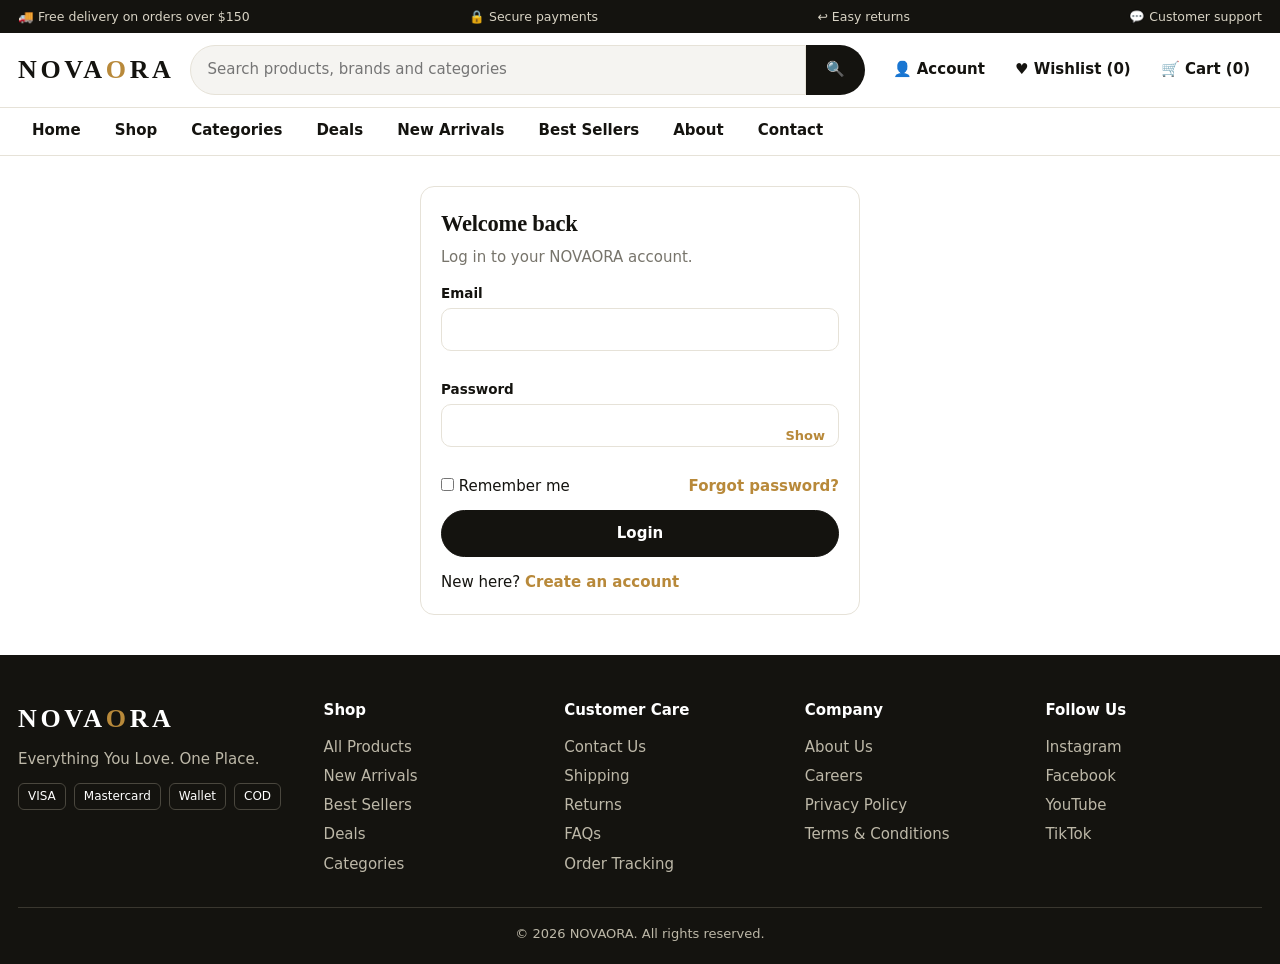
<file: account.html>
<!DOCTYPE html><html lang="en"><head><meta charset="utf-8"><meta name="viewport" content="width=device-width,initial-scale=1"><title>My Account | NOVAORA</title><meta name="description" content="NOVAORA - Everything You Love. One Place."><link rel="stylesheet" href="style.css"></head><body data-page="account"><a class="skip" href="#app">Skip to content</a><div id="hdr"></div><main id="app"></main><div id="ftr"></div><div id="toasts" aria-live="polite"></div><script src="script.js"></script></body></html>
</file>
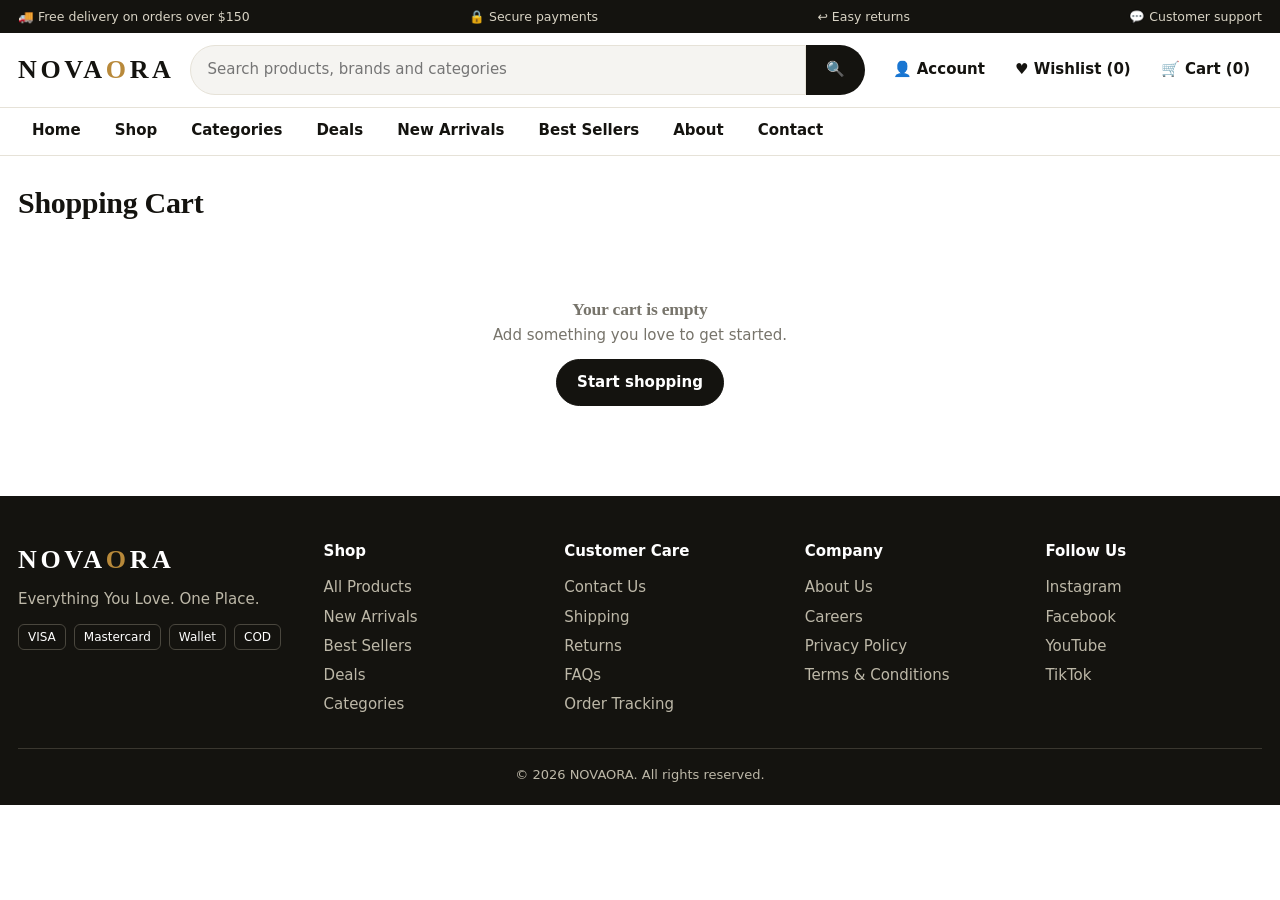
<file: cart.html>
<!DOCTYPE html><html lang="en"><head><meta charset="utf-8"><meta name="viewport" content="width=device-width,initial-scale=1"><title>Cart | NOVAORA</title><meta name="description" content="NOVAORA - Everything You Love. One Place."><link rel="stylesheet" href="style.css"></head><body data-page="cart"><a class="skip" href="#app">Skip to content</a><div id="hdr"></div><main id="app"></main><div id="ftr"></div><div id="toasts" aria-live="polite"></div><script src="script.js"></script></body></html>
</file>
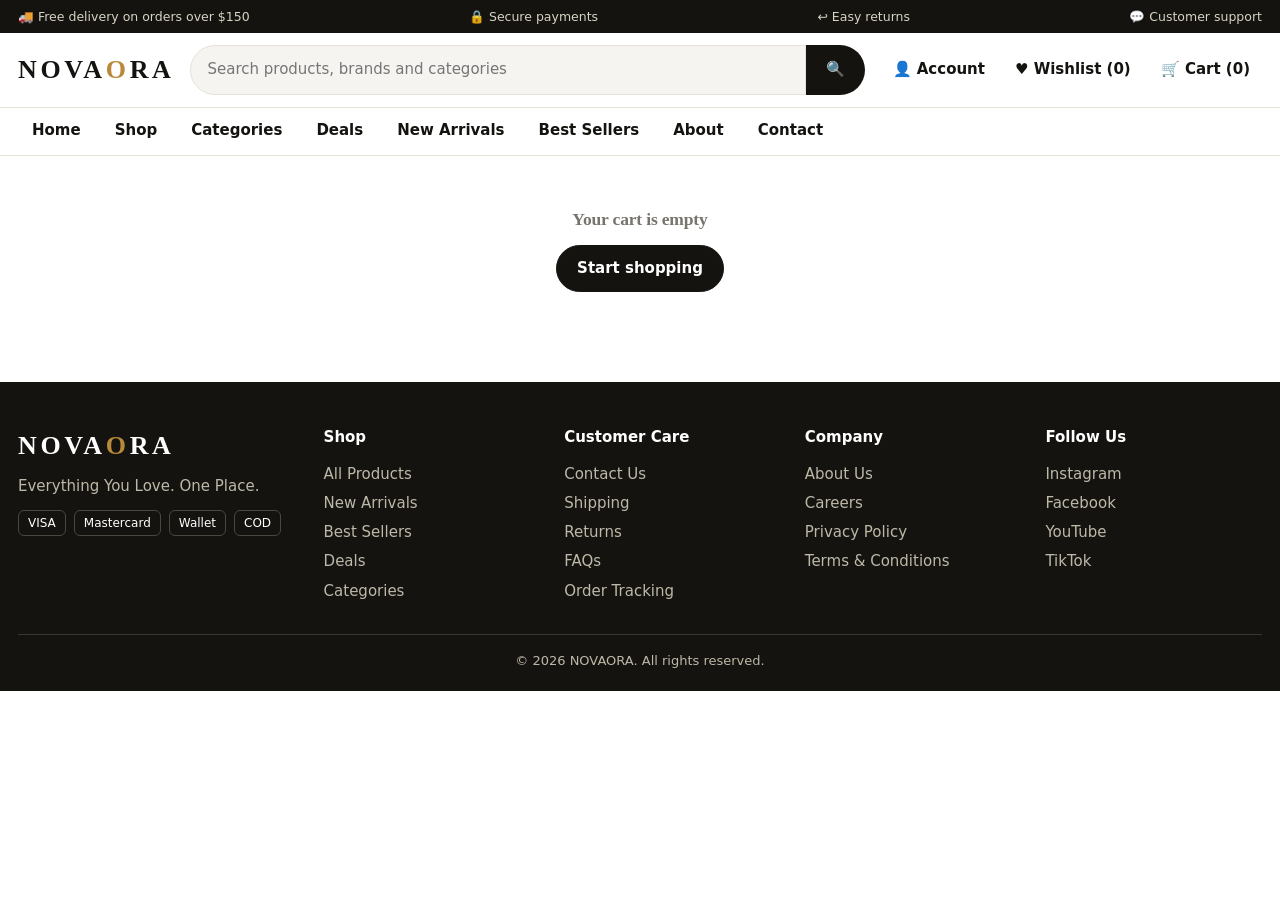
<file: checkout.html>
<!DOCTYPE html><html lang="en"><head><meta charset="utf-8"><meta name="viewport" content="width=device-width,initial-scale=1"><title>Checkout | NOVAORA</title><meta name="description" content="NOVAORA - Everything You Love. One Place."><link rel="stylesheet" href="style.css"></head><body data-page="checkout"><a class="skip" href="#app">Skip to content</a><div id="hdr"></div><main id="app"></main><div id="ftr"></div><div id="toasts" aria-live="polite"></div><script src="script.js"></script></body></html>
</file>
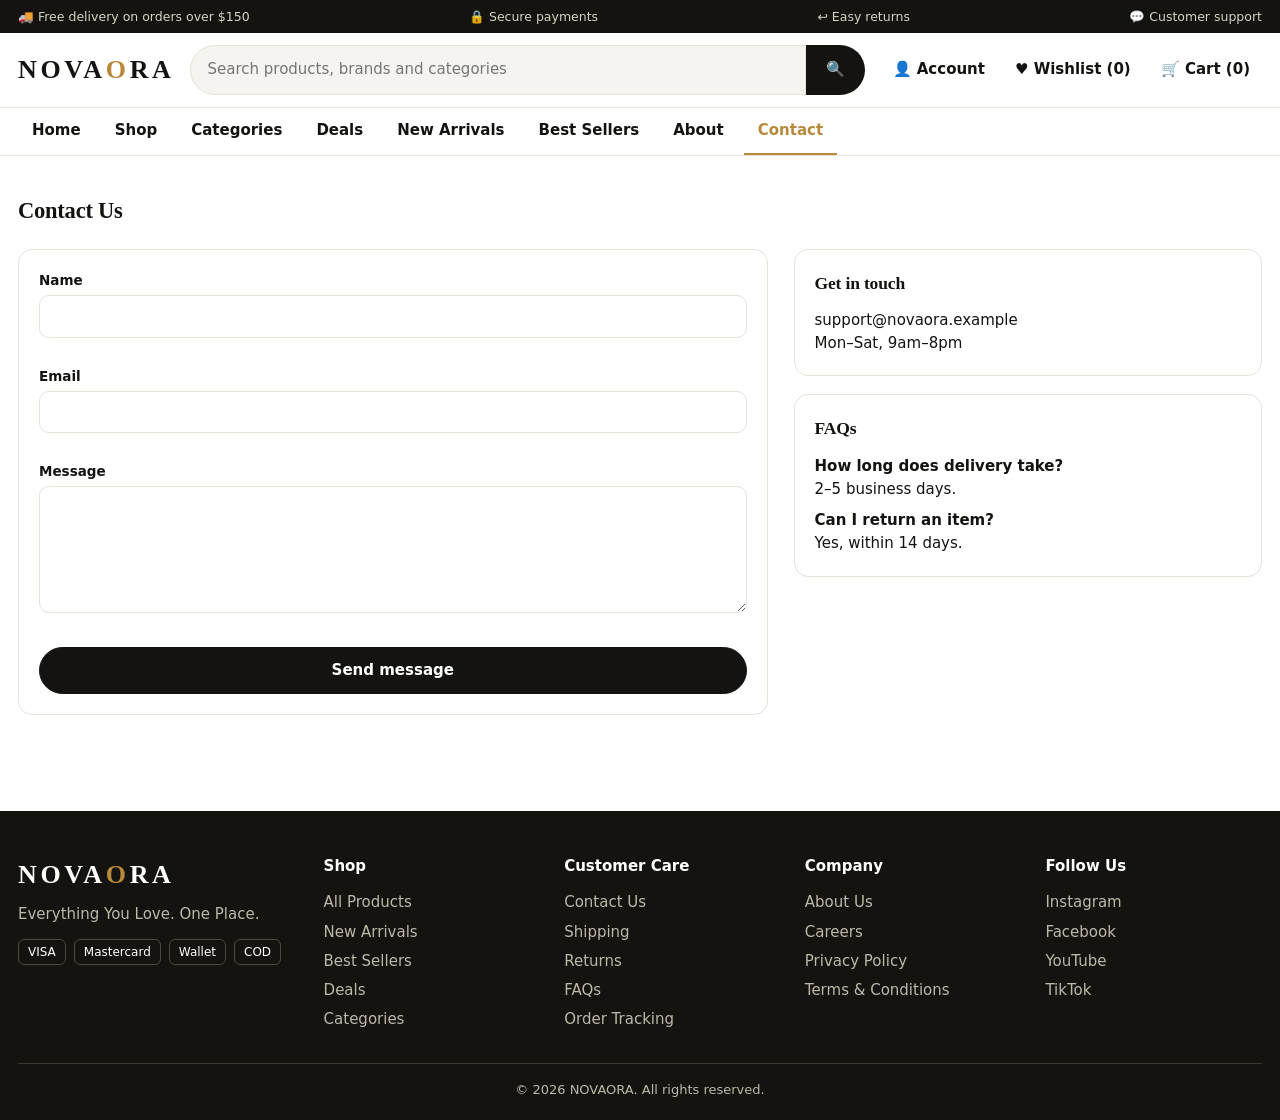
<file: contact.html>
<!DOCTYPE html><html lang="en"><head><meta charset="utf-8"><meta name="viewport" content="width=device-width,initial-scale=1"><title>Contact Us | NOVAORA</title><meta name="description" content="NOVAORA - Everything You Love. One Place."><link rel="stylesheet" href="style.css"></head><body data-page="contact"><a class="skip" href="#app">Skip to content</a><div id="hdr"></div><main id="app"></main><div id="ftr"></div><div id="toasts" aria-live="polite"></div><script src="script.js"></script></body></html>
</file>
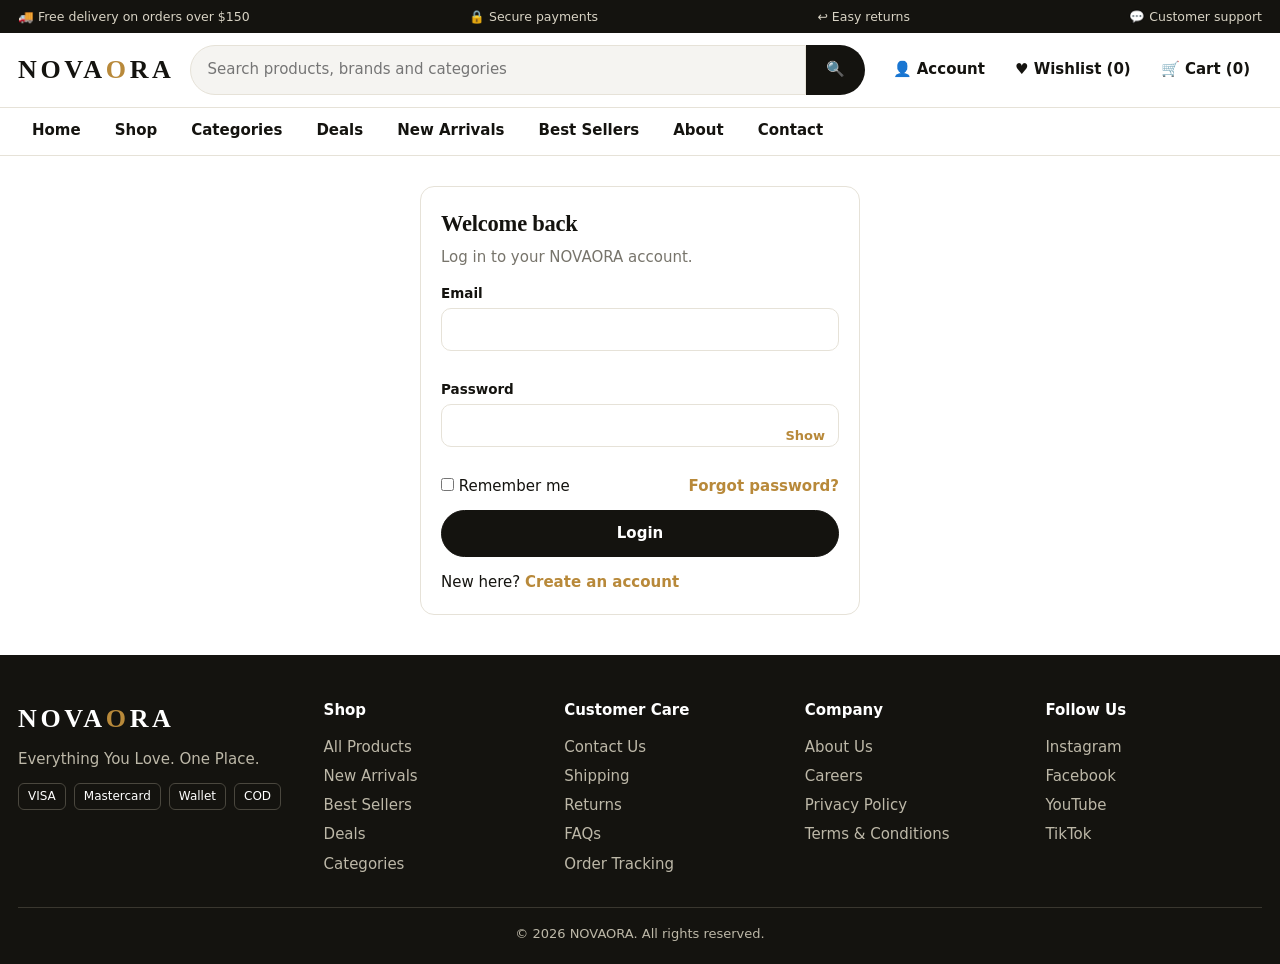
<file: login.html>
<!DOCTYPE html><html lang="en"><head><meta charset="utf-8"><meta name="viewport" content="width=device-width,initial-scale=1"><title>Login | NOVAORA</title><meta name="description" content="NOVAORA - Everything You Love. One Place."><link rel="stylesheet" href="style.css"></head><body data-page="login"><a class="skip" href="#app">Skip to content</a><div id="hdr"></div><main id="app"></main><div id="ftr"></div><div id="toasts" aria-live="polite"></div><script src="script.js"></script></body></html>
</file>
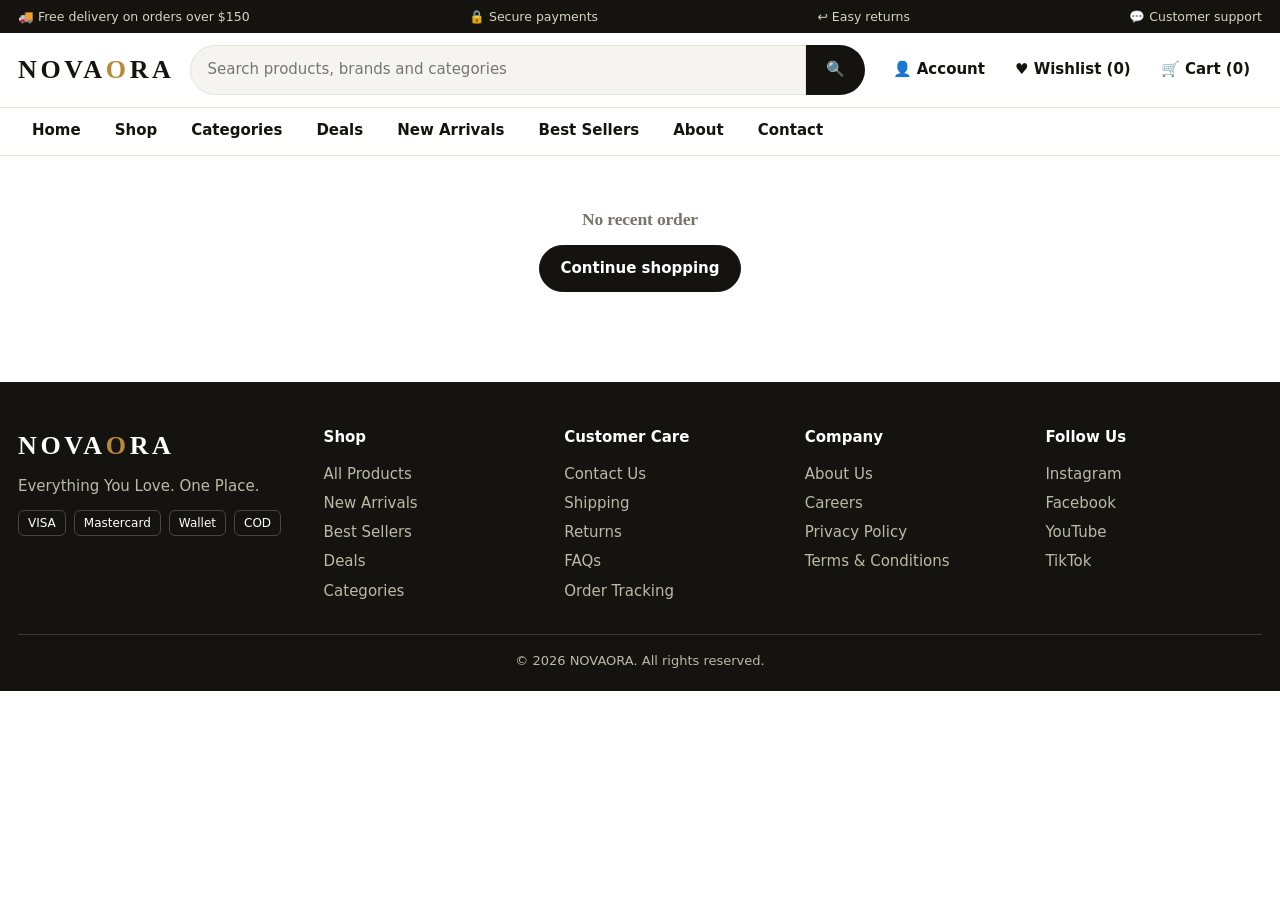
<file: order-success.html>
<!DOCTYPE html><html lang="en"><head><meta charset="utf-8"><meta name="viewport" content="width=device-width,initial-scale=1"><title>Order Confirmed | NOVAORA</title><meta name="description" content="NOVAORA - Everything You Love. One Place."><link rel="stylesheet" href="style.css"></head><body data-page="order-success"><a class="skip" href="#app">Skip to content</a><div id="hdr"></div><main id="app"></main><div id="ftr"></div><div id="toasts" aria-live="polite"></div><script src="script.js"></script></body></html>
</file>
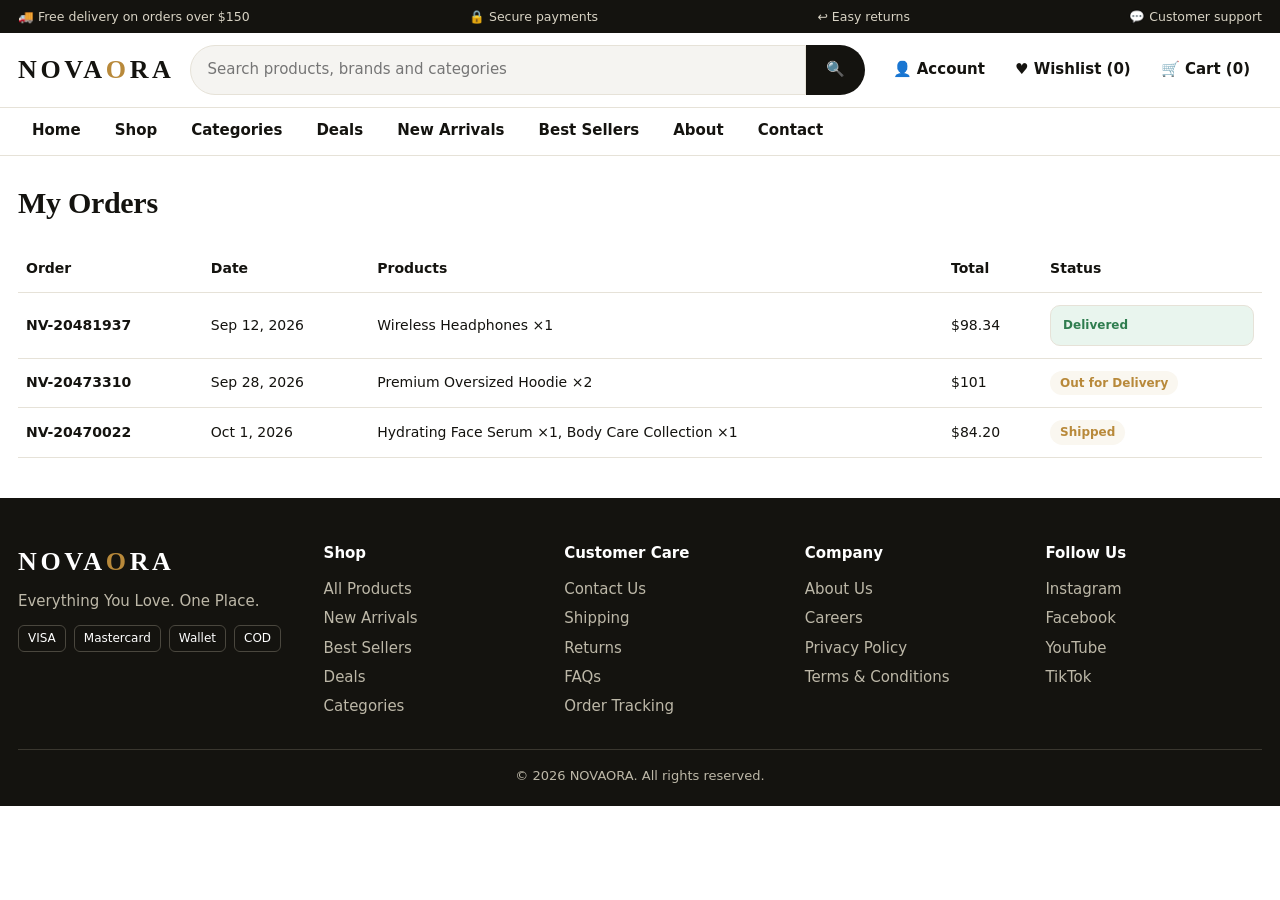
<file: orders.html>
<!DOCTYPE html><html lang="en"><head><meta charset="utf-8"><meta name="viewport" content="width=device-width,initial-scale=1"><title>My Orders | NOVAORA</title><meta name="description" content="NOVAORA - Everything You Love. One Place."><link rel="stylesheet" href="style.css"></head><body data-page="orders"><a class="skip" href="#app">Skip to content</a><div id="hdr"></div><main id="app"></main><div id="ftr"></div><div id="toasts" aria-live="polite"></div><script src="script.js"></script></body></html>
</file>
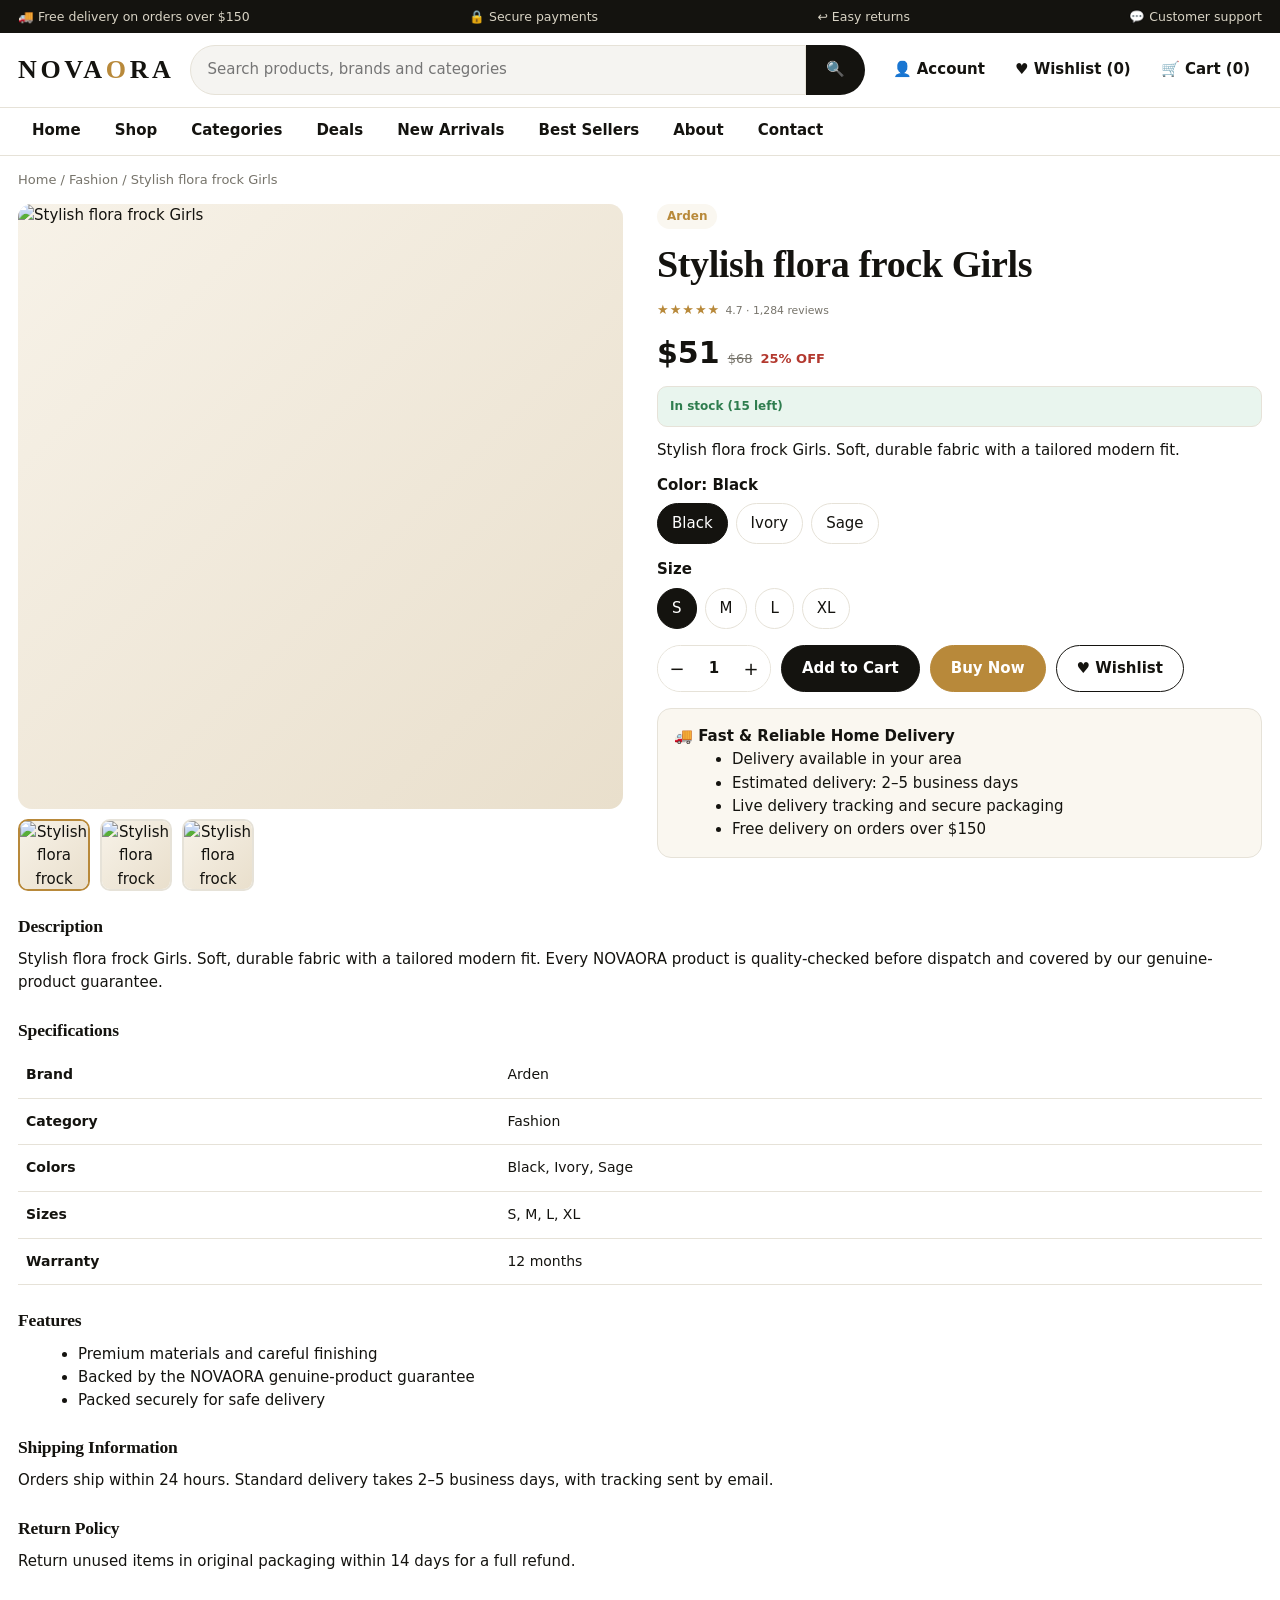
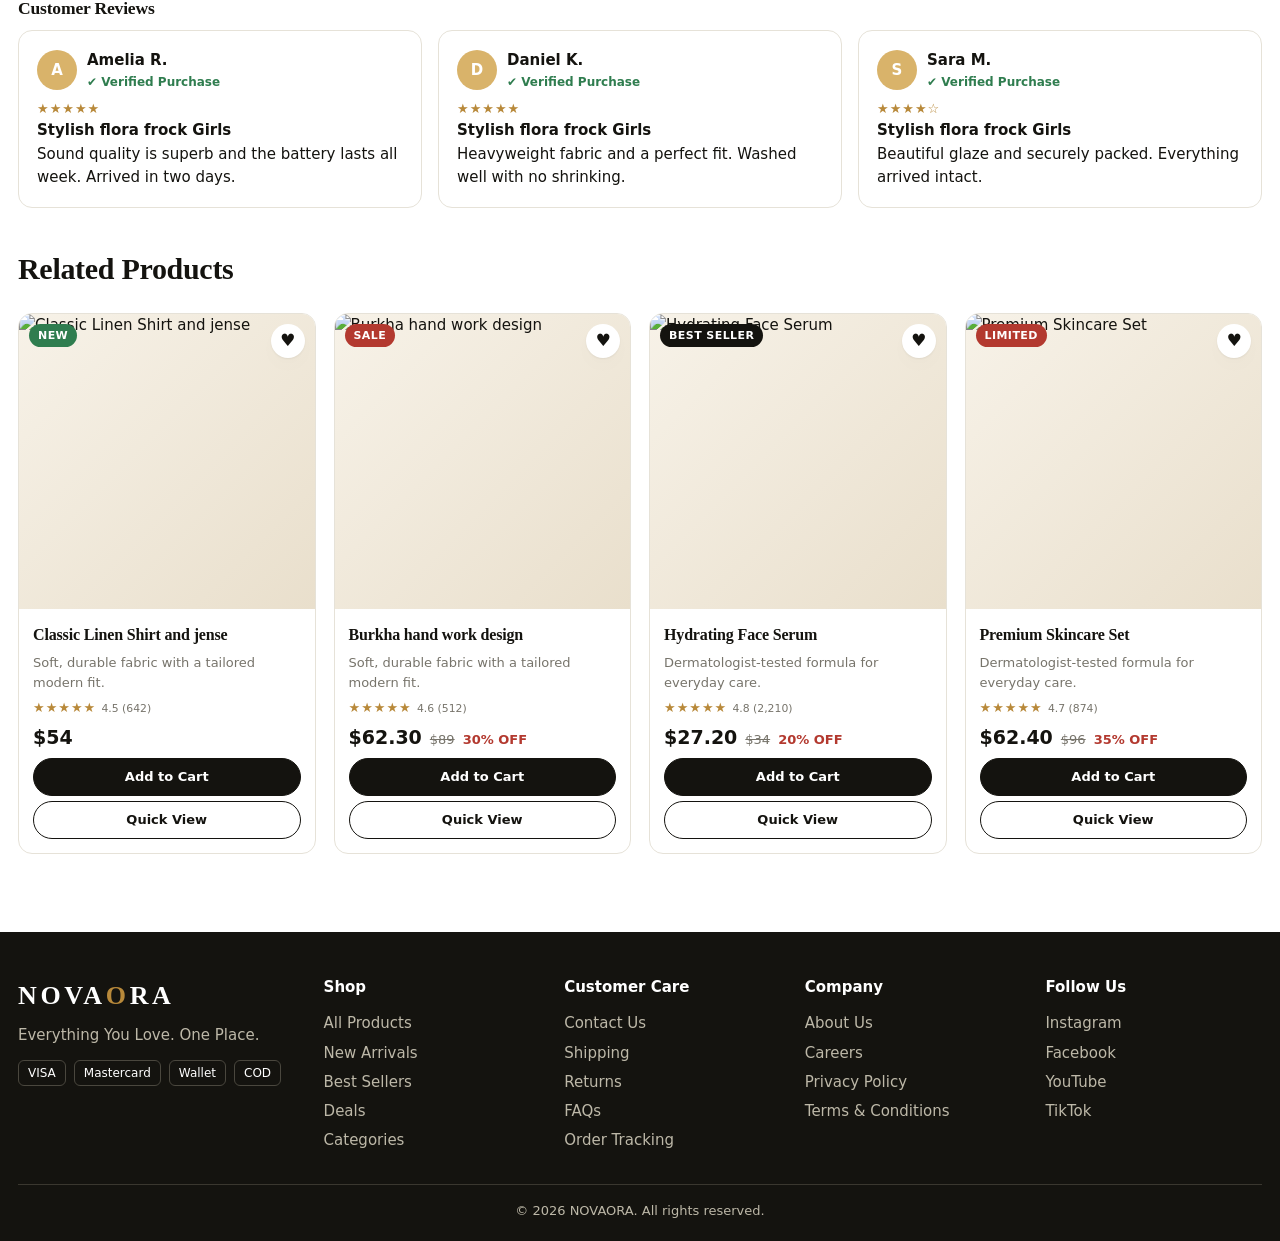
<file: product.html>
<!DOCTYPE html><html lang="en"><head><meta charset="utf-8"><meta name="viewport" content="width=device-width,initial-scale=1"><title>Product | NOVAORA</title><meta name="description" content="NOVAORA - Everything You Love. One Place."><link rel="stylesheet" href="style.css"></head><body data-page="product"><a class="skip" href="#app">Skip to content</a><div id="hdr"></div><main id="app"></main><div id="ftr"></div><div id="toasts" aria-live="polite"></div><script src="script.js"></script></body></html>
</file>
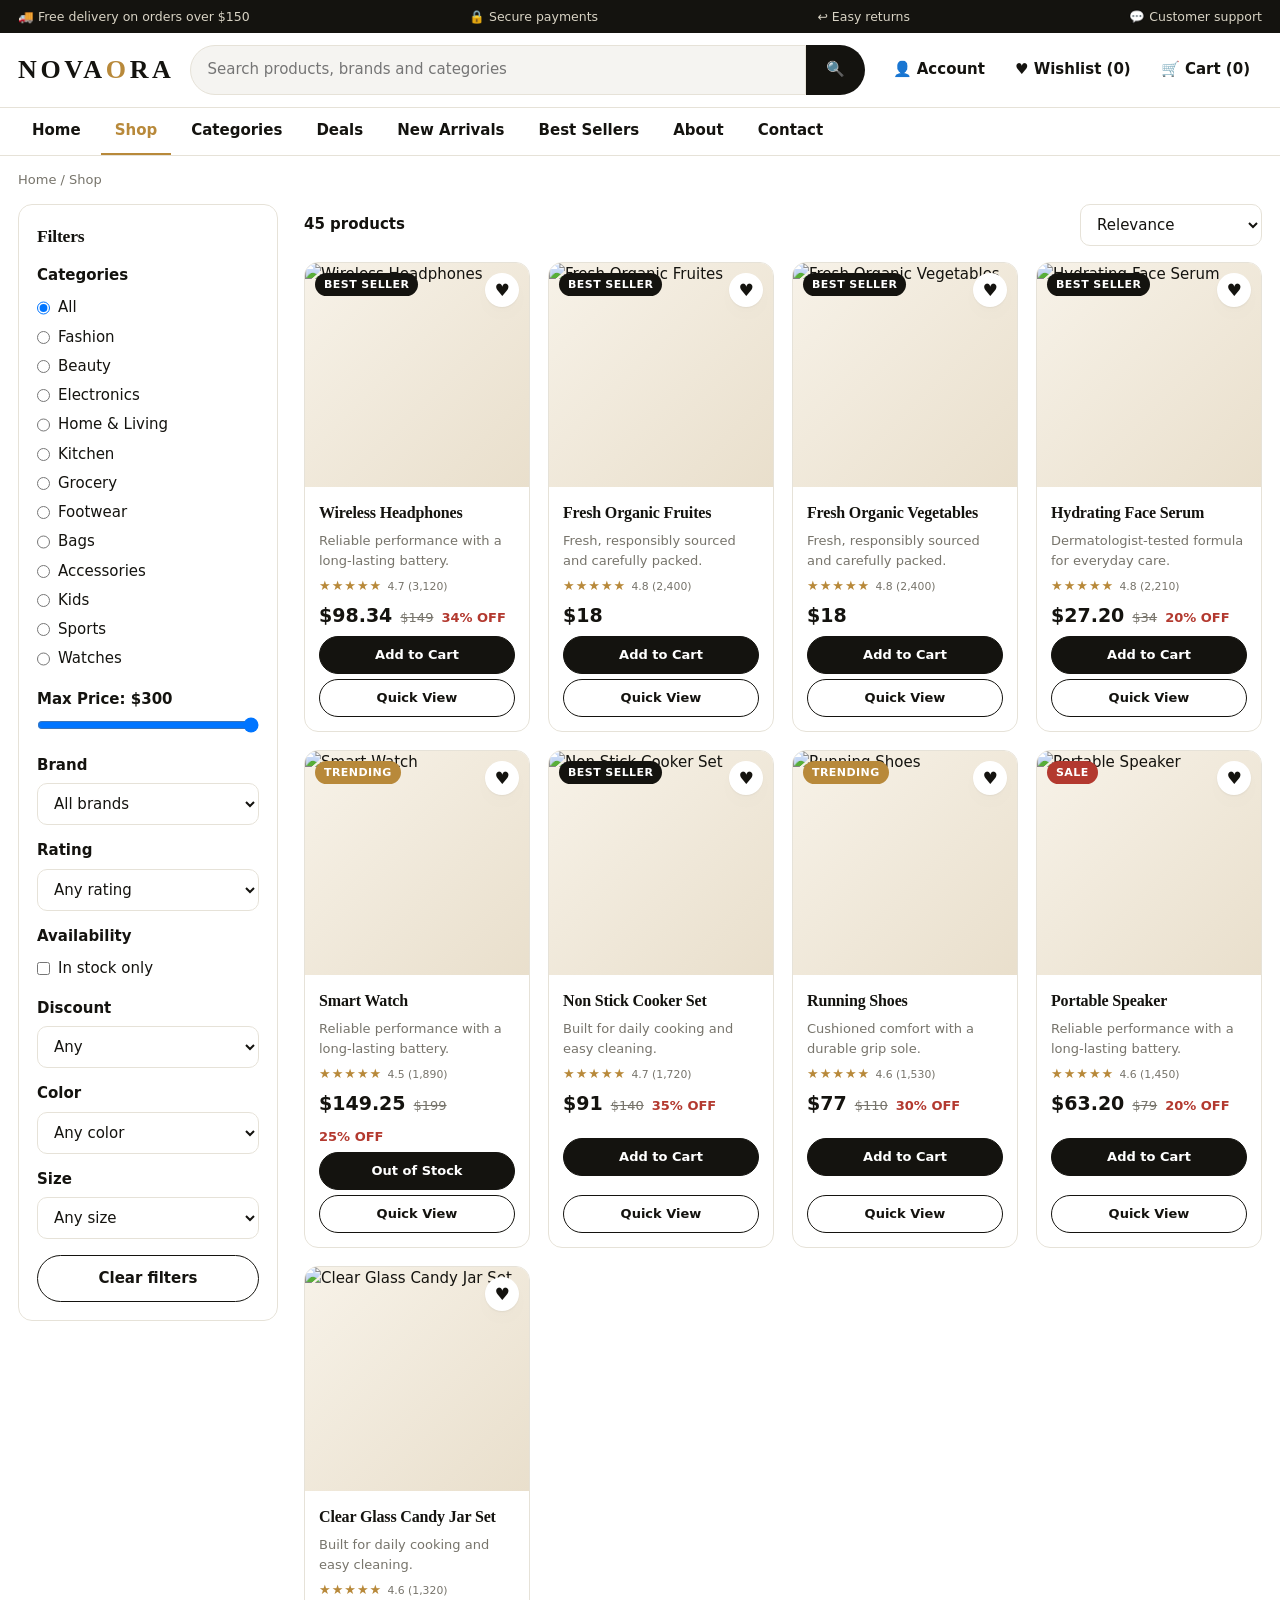
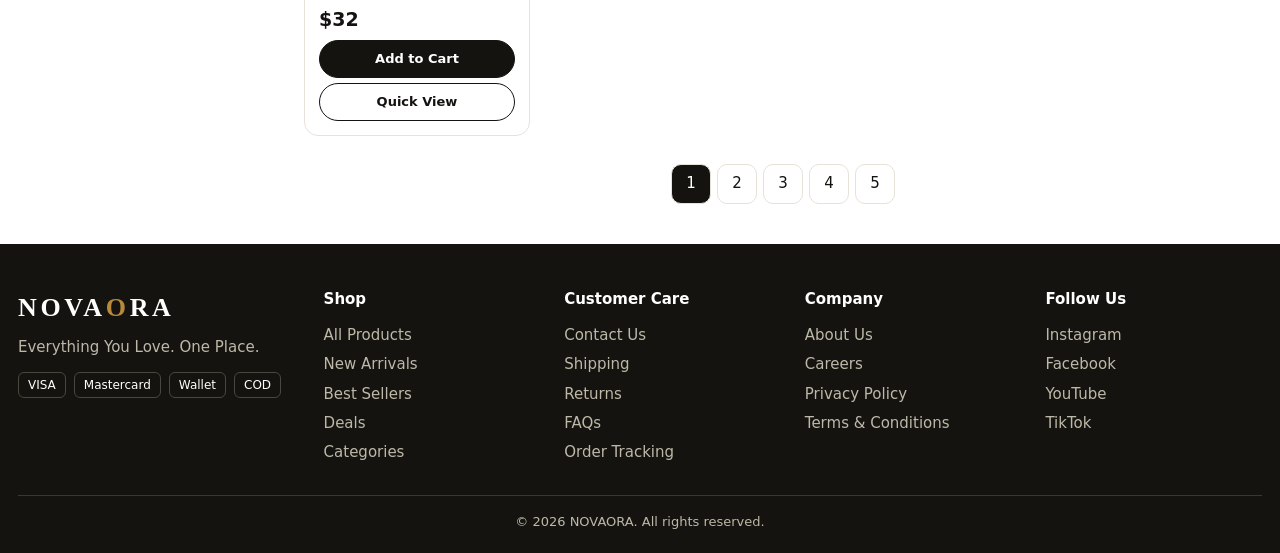
<file: shop.html>
<!DOCTYPE html><html lang="en"><head><meta charset="utf-8"><meta name="viewport" content="width=device-width,initial-scale=1"><title>Shop | NOVAORA</title><meta name="description" content="NOVAORA - Everything You Love. One Place."><link rel="stylesheet" href="style.css"></head><body data-page="shop"><a class="skip" href="#app">Skip to content</a><div id="hdr"></div><main id="app"></main><div id="ftr"></div><div id="toasts" aria-live="polite"></div><script src="script.js"></script></body></html>
</file>
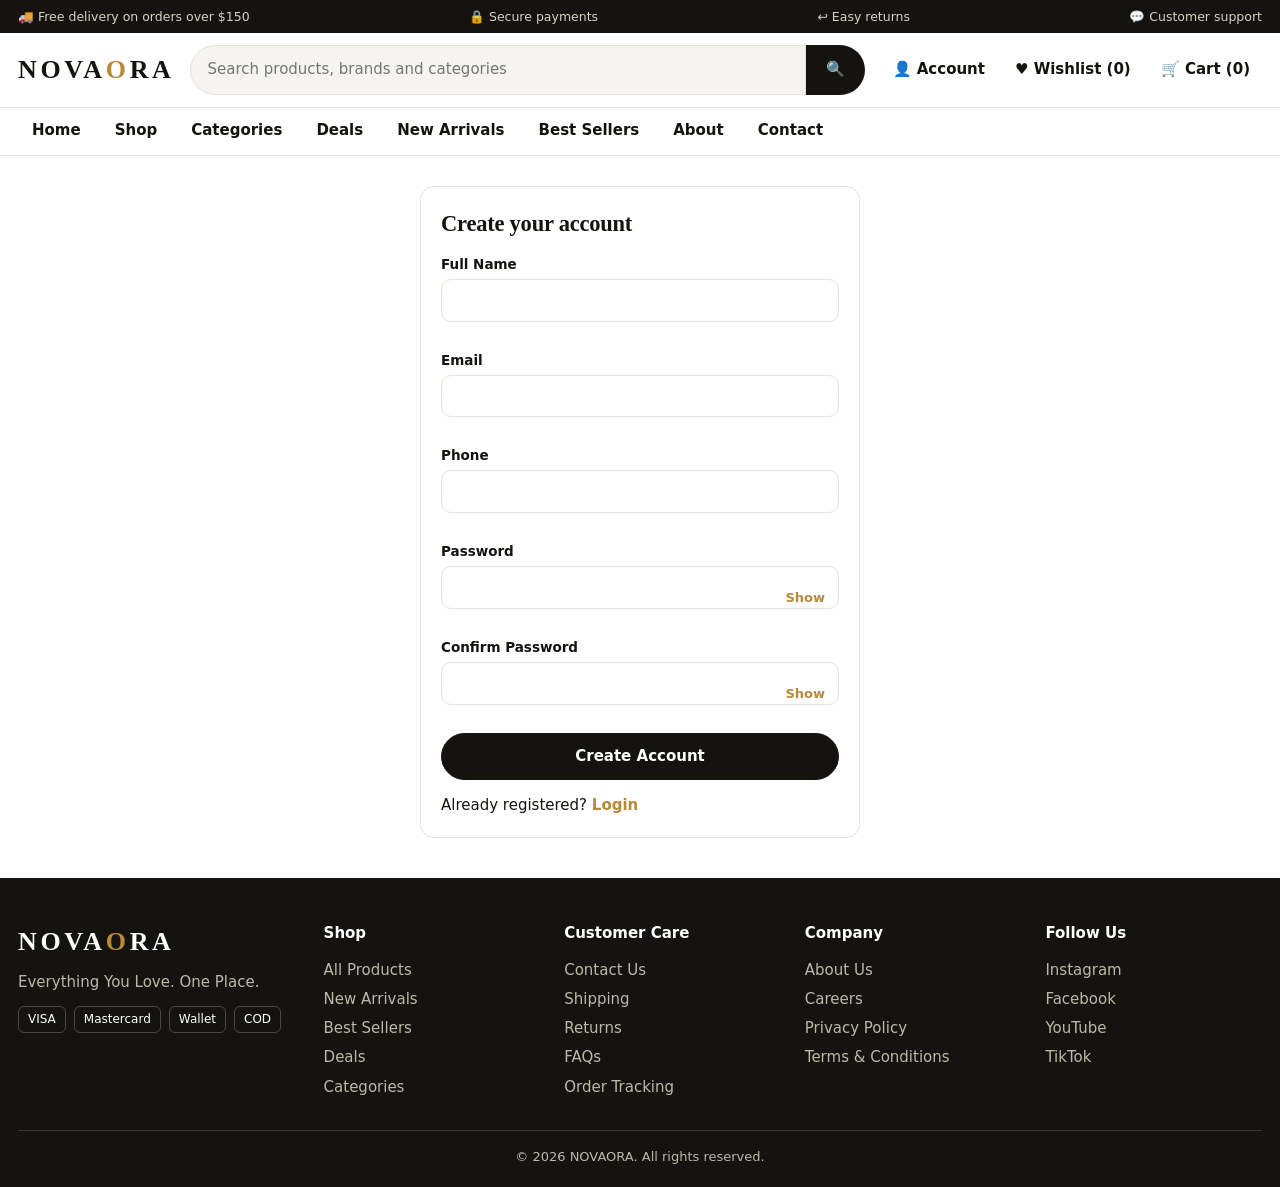
<file: signup.html>
<!DOCTYPE html><html lang="en"><head><meta charset="utf-8"><meta name="viewport" content="width=device-width,initial-scale=1"><title>Create Account | NOVAORA</title><meta name="description" content="NOVAORA - Everything You Love. One Place."><link rel="stylesheet" href="style.css"></head><body data-page="signup"><a class="skip" href="#app">Skip to content</a><div id="hdr"></div><main id="app"></main><div id="ftr"></div><div id="toasts" aria-live="polite"></div><script src="script.js"></script></body></html>
</file>
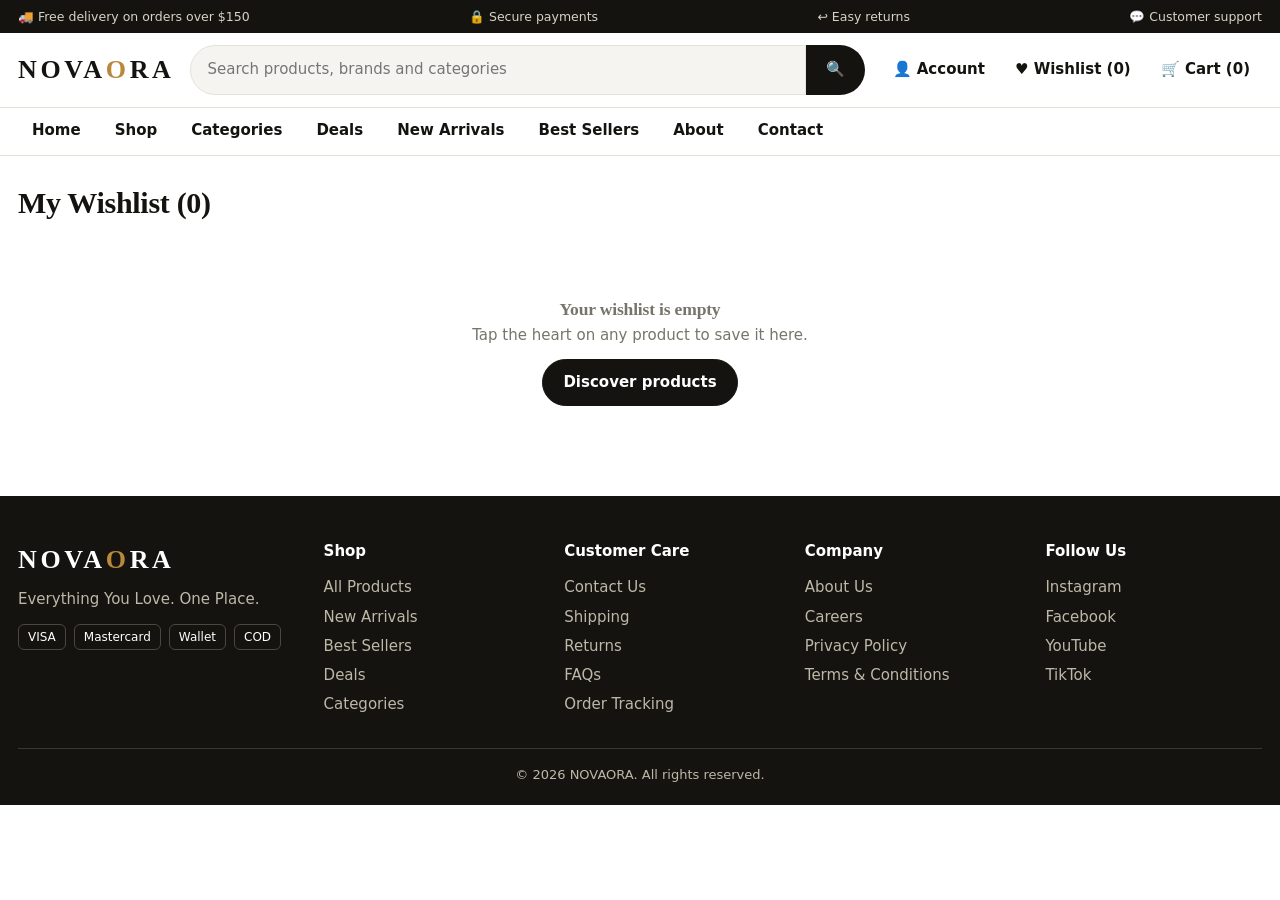
<file: wishlist.html>
<!DOCTYPE html><html lang="en"><head><meta charset="utf-8"><meta name="viewport" content="width=device-width,initial-scale=1"><title>Wishlist | NOVAORA</title><meta name="description" content="NOVAORA - Everything You Love. One Place."><link rel="stylesheet" href="style.css"></head><body data-page="wishlist"><a class="skip" href="#app">Skip to content</a><div id="hdr"></div><main id="app"></main><div id="ftr"></div><div id="toasts" aria-live="polite"></div><script src="script.js"></script></body></html>
</file>
<file: style.css>
/* NOVAORA - design tokens */
:root{--ink:#14130f;--char:#34322c;--mute:#77746b;--ivory:#faf7f0;--bg:#f5f4f1;--line:#e6e2d8;--gold:#b8893a;--gold2:#d9b36a;--ok:#2f7d4f;--bad:#b3392f;--r:14px;--sh:0 1px 2px rgba(20,19,15,.06),0 8px 24px -12px rgba(20,19,15,.18)}
*{box-sizing:border-box;margin:0}html{scroll-behavior:smooth}
body{font:15px/1.55 "Segoe UI",system-ui,-apple-system,Roboto,sans-serif;color:var(--ink);background:#fff;overflow-x:hidden}
h1,h2,h3,.logo{font-family:Georgia,"Times New Roman",serif;font-weight:600;letter-spacing:-.01em}
img{max-width:100%;display:block}a{color:inherit;text-decoration:none}button,input,select,textarea{font:inherit;color:inherit}
:focus-visible{outline:2px solid var(--gold);outline-offset:2px}.skip{position:absolute;left:-999px}.skip:focus{left:8px;top:8px;background:#fff;padding:8px;z-index:99}
.wrap{max-width:1280px;margin:auto;padding:0 18px}section{padding:38px 0}
.sh{display:flex;justify-content:space-between;align-items:end;gap:12px;margin-bottom:20px;flex-wrap:wrap}.sh h2{font-size:clamp(22px,3vw,30px)}
.btn{display:inline-flex;align-items:center;justify-content:center;gap:6px;padding:11px 20px;border-radius:999px;border:1px solid var(--ink);background:var(--ink);color:#fff;cursor:pointer;font-weight:600;transition:.2s}
.btn:hover{background:var(--gold);border-color:var(--gold)}.btn.alt{background:#fff;color:var(--ink)}.btn.alt:hover{background:var(--ink);color:#fff}.btn.gold{background:var(--gold);border-color:var(--gold)}.btn.sm{padding:8px 14px;font-size:13px}.btn.full{width:100%}
/* header */
.top{background:var(--ink);color:#d8d3c4;font-size:12.5px}.top .wrap{display:flex;justify-content:space-between;gap:16px;padding-top:7px;padding-bottom:7px;overflow-x:auto;white-space:nowrap}
header{position:sticky;top:0;z-index:50;background:#fff;border-bottom:1px solid var(--line)}
.hm{display:flex;align-items:center;gap:16px;padding:12px 18px}.logo{font-size:26px;letter-spacing:.14em;font-weight:700}.logo i{color:var(--gold);font-style:normal}
.sf{flex:1;position:relative;display:flex}.sf input{width:100%;padding:12px 16px;border:1px solid var(--line);border-radius:999px 0 0 999px;background:var(--bg)}.sf button{padding:0 20px;border:0;background:var(--ink);color:#fff;border-radius:0 999px 999px 0;cursor:pointer}
.sug{position:absolute;top:110%;left:0;right:0;background:#fff;border:1px solid var(--line);border-radius:12px;box-shadow:var(--sh);z-index:60;overflow:hidden}.sug a{display:flex;justify-content:space-between;padding:10px 16px}.sug a:hover{background:var(--ivory)}.sug small{color:var(--mute)}
.ic{display:flex;gap:6px}.ic a,.ic button{padding:8px 12px;border-radius:10px;background:none;border:0;cursor:pointer;font-weight:600;white-space:nowrap}.ic a:hover{background:var(--ivory)}
nav.main{border-top:1px solid var(--line)}nav.main .wrap{display:flex;gap:6px;overflow-x:auto}nav.main a{padding:11px 14px;font-weight:600;white-space:nowrap;border-bottom:2px solid transparent}nav.main a:hover,nav.main a.on{border-color:var(--gold);color:var(--gold)}
.burger,.msearch{display:none}
.drawer{position:fixed;inset:0 auto 0 0;width:min(300px,85vw);background:#fff;z-index:80;transform:translateX(-100%);transition:.3s;padding:20px;display:flex;flex-direction:column;gap:4px}.drawer.open{transform:none}.drawer a{padding:12px;border-radius:10px;font-weight:600}.drawer a:hover{background:var(--ivory)}
.scrim{position:fixed;inset:0;background:rgba(0,0,0,.45);z-index:70;opacity:0;pointer-events:none;transition:.3s}.scrim.on{opacity:1;pointer-events:auto}
/* hero */
.hero{background:linear-gradient(120deg,var(--ivory),#efe7d4);overflow:hidden}.hero .wrap{display:grid;grid-template-columns:1.1fr .9fr;gap:30px;align-items:center;padding-top:50px;padding-bottom:50px}
.hero h1{font-size:clamp(34px,5vw,60px);line-height:1.05;margin-bottom:14px}.hero p{color:var(--char);max-width:46ch;margin-bottom:24px;font-size:17px}.hero .btn+.btn{margin-left:8px}.hero .im{border-radius:200px 200px 24px 24px;overflow:hidden;aspect-ratio:4/5;box-shadow:var(--sh)}.hero .im img{width:100%;height:100%;object-fit:cover}
.perks{display:grid;grid-template-columns:repeat(4,1fr);gap:12px;margin-top:-1px;border-bottom:1px solid var(--line)}.perks div{padding:16px;text-align:center;font-weight:600;font-size:13.5px}
/* grids/cards */
.cg{display:grid;grid-template-columns:repeat(6,1fr);gap:14px}.cc{text-align:center;border:1px solid var(--line);border-radius:var(--r);overflow:hidden;background:#fff;transition:.25s}.cc:hover{transform:translateY(-3px);box-shadow:var(--sh)}.cc img{aspect-ratio:1;width:100%;object-fit:cover}.cc b{display:block;padding:10px 6px 2px}.cc span{display:block;color:var(--gold);font-size:13px;font-weight:600;padding-bottom:10px}
.pg{display:grid;grid-template-columns:repeat(4,1fr);gap:18px}
.pc{position:relative;border:1px solid var(--line);border-radius:var(--r);background:#fff;overflow:hidden;display:flex;flex-direction:column;transition:.25s}.pc:hover{box-shadow:var(--sh);transform:translateY(-3px)}
.pc .pi{position:relative;aspect-ratio:1;background:var(--bg);overflow:hidden;display:block}.pc .pi img{width:100%;height:100%;object-fit:cover;transition:.4s}.pc:hover .pi img{transform:scale(1.05)}
.bd{position:absolute;left:10px;top:10px;background:var(--ink);color:#fff;font-size:11px;font-weight:700;padding:3px 9px;border-radius:999px;letter-spacing:.04em}.bd.SALE,.bd.LIMITED{background:var(--bad)}.bd.NEW{background:var(--ok)}.bd.TRENDING{background:var(--gold)}
.hb{position:absolute;right:10px;top:10px;width:34px;height:34px;border-radius:50%;border:0;background:#fff;cursor:pointer;box-shadow:var(--sh);font-size:17px;z-index:2}.hb.on{color:var(--bad)}
.qv{position:absolute;left:10px;right:10px;bottom:10px;opacity:0;transform:translateY(8px);transition:.25s}.pc:hover .qv,.qv:focus{opacity:1;transform:none}
.pb{padding:14px;display:flex;flex-direction:column;gap:5px;flex:1}.pb h3{font-size:16px}.pb p{color:var(--mute);font-size:13px}.st{color:var(--gold);font-size:13px;letter-spacing:1px}.st small{color:var(--mute);letter-spacing:0}
.pr{display:flex;align-items:baseline;gap:8px;flex-wrap:wrap}.pr b{font-size:19px}.pr s{color:var(--mute);font-size:13px}.pr em{color:var(--bad);font-style:normal;font-weight:700;font-size:13px}.pb .btn{margin-top:auto}
.tag{display:inline-block;padding:3px 10px;border-radius:999px;font-size:12px;font-weight:700;background:var(--ivory);color:var(--gold)}.tag.in{color:var(--ok);background:#e9f5ee}.tag.out{color:var(--bad);background:#fbeceb}
/* flash */
.flash{background:var(--ink);color:#fff;border-radius:22px;padding:28px}.flash .pc{color:var(--ink)}.cd{display:flex;gap:8px;align-items:center;font-weight:700}.cd span{background:var(--gold);color:#fff;border-radius:10px;padding:8px 12px;font-size:20px;min-width:48px;text-align:center;font-variant-numeric:tabular-nums}
.flash .pg{grid-template-columns:repeat(4,1fr)}
.banner{background:var(--ivory);border:1px solid var(--line);border-radius:22px;padding:26px;display:grid;grid-template-columns:repeat(4,1fr);gap:16px}.banner div{text-align:left}.banner h3{margin-bottom:4px;font-size:17px}.banner p{color:var(--mute);font-size:13.5px}.banner .n{font-size:26px}
.rv{display:grid;grid-template-columns:repeat(3,1fr);gap:16px}.rc{border:1px solid var(--line);border-radius:var(--r);padding:18px;background:#fff}.rc .u{display:flex;gap:10px;align-items:center;margin-bottom:8px}.av{width:40px;height:40px;border-radius:50%;background:var(--gold2);color:#fff;display:grid;place-items:center;font-weight:700}.vp{color:var(--ok);font-size:12px;font-weight:700}
.nl{background:var(--ink);color:#fff;text-align:center;border-radius:22px;padding:40px 18px}.nl form{display:flex;gap:8px;max-width:460px;margin:16px auto 0}.nl input{flex:1;padding:12px 16px;border-radius:999px;border:0}
footer{background:var(--ink);color:#bdb8a8;margin-top:40px;padding:44px 0 20px}footer .fg{display:grid;grid-template-columns:1.3fr repeat(4,1fr);gap:24px}footer h4{color:#fff;margin-bottom:10px}footer a{display:block;padding:3px 0}footer a:hover{color:var(--gold2)}.pay{display:flex;gap:8px;margin-top:12px;flex-wrap:wrap}.pay span{border:1px solid #4a473e;border-radius:6px;padding:3px 9px;font-size:12px;color:#fff}.copy{border-top:1px solid #3a372f;margin-top:28px;padding-top:16px;text-align:center;font-size:13px}
/* shop */
.shop{display:grid;grid-template-columns:260px 1fr;gap:26px;align-items:start}.fl{border:1px solid var(--line);border-radius:var(--r);padding:18px;position:sticky;top:130px}.fl h4{margin:14px 0 6px}.fl h4:first-child{margin-top:0}.fl label{display:flex;gap:8px;padding:3px 0;cursor:pointer}.fl select,.fl input[type=range]{width:100%}
.tb{display:flex;justify-content:space-between;align-items:center;gap:10px;margin-bottom:16px;flex-wrap:wrap}select,.in{padding:10px 12px;border:1px solid var(--line);border-radius:10px;background:#fff;width:100%}.tb select{width:auto}.fbtn{display:none}
.pgn{display:flex;gap:6px;justify-content:center;margin-top:28px;flex-wrap:wrap}.pgn button{min-width:40px;height:40px;border-radius:10px;border:1px solid var(--line);background:#fff;cursor:pointer}.pgn .on{background:var(--ink);color:#fff}
/* product */
.pd{display:grid;grid-template-columns:1fr 1fr;gap:34px}.zm{aspect-ratio:1;border-radius:var(--r);overflow:hidden;background:var(--bg);cursor:zoom-in}.zm img{width:100%;height:100%;object-fit:cover;transition:transform .15s}.th{display:flex;gap:10px;margin-top:10px}.th button{width:72px;aspect-ratio:1;border:2px solid var(--line);border-radius:10px;overflow:hidden;padding:0;cursor:pointer;background:none}.th .on{border-color:var(--gold)}.th img{width:100%;height:100%;object-fit:cover}
.pd h1{font-size:clamp(26px,3.5vw,38px);margin:6px 0}.pd .pr b{font-size:30px}.opt{display:flex;gap:8px;flex-wrap:wrap;margin:6px 0 14px}.opt button{padding:8px 14px;border:1px solid var(--line);border-radius:999px;background:#fff;cursor:pointer}.opt .on{background:var(--ink);color:#fff;border-color:var(--ink)}
.q{display:inline-flex;border:1px solid var(--line);border-radius:999px;overflow:hidden}.q button{width:38px;border:0;background:#fff;cursor:pointer;font-size:18px}.q span{min-width:36px;display:grid;place-items:center;font-weight:700}.row{display:flex;gap:10px;flex-wrap:wrap;margin:16px 0}
.box{border:1px solid var(--line);border-radius:var(--r);padding:16px;background:var(--ivory);margin:14px 0}.box li{margin-left:18px}.tabs h3{margin:22px 0 8px}
/* cart/checkout */
.two{display:grid;grid-template-columns:1.6fr 1fr;gap:26px;align-items:start}.sum{border:1px solid var(--line);border-radius:var(--r);padding:20px;background:var(--ivory);position:sticky;top:130px}.sum div{display:flex;justify-content:space-between;padding:5px 0}.sum .t{border-top:1px solid var(--line);margin-top:8px;padding-top:12px;font-size:20px;font-weight:700}
.ci{display:grid;grid-template-columns:90px 1fr auto;gap:14px;padding:14px 0;border-bottom:1px solid var(--line);align-items:center}.ci img{width:90px;aspect-ratio:1;object-fit:cover;border-radius:10px}.lk{background:none;border:0;color:var(--bad);cursor:pointer;font-weight:600}
.fg2{display:grid;grid-template-columns:1fr 1fr;gap:12px}.fg2 .w{grid-column:1/-1}label.f{display:block;font-weight:600;font-size:13.5px}label.f .in{margin-top:4px;font-weight:400}.err{color:var(--bad);font-size:12.5px;min-height:16px;display:block;font-weight:400}.in.bad{border-color:var(--bad)}
.card{border:1px solid var(--line);border-radius:var(--r);padding:20px;margin-bottom:18px;background:#fff}.card h3{margin-bottom:12px}.pm{display:flex;gap:10px;align-items:center;border:1px solid var(--line);border-radius:12px;padding:12px;margin-bottom:8px;cursor:pointer}.pm:has(input:checked){border-color:var(--gold);background:var(--ivory)}.pmx{padding:6px 2px 10px}
.auth{max-width:440px;margin:30px auto}.pw{position:relative}.pw button{position:absolute;right:8px;top:8px;border:0;background:none;cursor:pointer;font-size:13px;color:var(--gold);font-weight:700}
.dash{display:grid;grid-template-columns:240px 1fr;gap:24px}.dash nav{border:1px solid var(--line);border-radius:var(--r);padding:8px;align-self:start}.dash nav button{display:block;width:100%;text-align:left;padding:11px 14px;border:0;background:none;border-radius:10px;cursor:pointer;font-weight:600}.dash nav .on,.dash nav button:hover{background:var(--ivory);color:var(--gold)}
table{width:100%;border-collapse:collapse}td,th{padding:12px 8px;border-bottom:1px solid var(--line);text-align:left;font-size:14px}.ob{overflow-x:auto}
.ok{text-align:center;max-width:620px;margin:30px auto}.ok .ck{width:76px;height:76px;border-radius:50%;background:var(--ok);color:#fff;display:grid;place-items:center;font-size:38px;margin:0 auto 14px}.ok dl{text-align:left;border:1px solid var(--line);border-radius:var(--r);padding:18px;margin:20px 0;display:grid;grid-template-columns:auto 1fr;gap:8px 16px}.ok dt{color:var(--mute)}
.empty{text-align:center;padding:50px 10px;color:var(--mute)}.empty .btn{margin-top:12px}.crumb{color:var(--mute);font-size:13px;margin:14px 0}
.modal{position:fixed;inset:0;background:rgba(0,0,0,.55);z-index:90;display:grid;place-items:center;padding:16px}.modal>div{background:#fff;border-radius:20px;max-width:760px;width:100%;max-height:90vh;overflow:auto;padding:22px;position:relative;display:grid;grid-template-columns:1fr 1fr;gap:20px}.modal .x{position:absolute;right:12px;top:8px;border:0;background:none;font-size:26px;cursor:pointer}
#toasts{position:fixed;right:16px;bottom:16px;z-index:120;display:grid;gap:8px}.toast{background:var(--ink);color:#fff;padding:13px 18px;border-radius:12px;box-shadow:var(--sh);border-left:4px solid var(--gold);animation:ti .25s}.toast.bad{border-color:var(--bad)}@keyframes ti{from{opacity:0;transform:translateY(10px)}}
@media(max-width:1100px){.pg,.flash .pg{grid-template-columns:repeat(3,1fr)}.cg{grid-template-columns:repeat(4,1fr)}footer .fg{grid-template-columns:repeat(3,1fr)}}
@media(max-width:820px){.top .wrap{justify-content:flex-start}.burger,.msearch{display:block}.hm{padding:10px 14px;gap:8px}.sf{display:none;position:absolute;left:0;right:0;top:100%;background:#fff;padding:10px 14px;border-bottom:1px solid var(--line)}.sf.open{display:flex}nav.main,.ic .hide{display:none}.logo{font-size:21px;margin-right:auto}
.hero .wrap,.pd,.two,.dash,.modal>div{grid-template-columns:1fr}.hero .im{max-height:340px;aspect-ratio:auto}.perks,.banner,.rv{grid-template-columns:1fr 1fr}.rv{grid-template-columns:1fr}.shop{grid-template-columns:1fr}.fl{position:fixed;inset:0 0 0 auto;width:min(330px,90vw);z-index:85;overflow:auto;border-radius:0;transform:translateX(100%);transition:.3s;background:#fff}.fl.open{transform:none}.fbtn{display:inline-flex}.sum{position:static}.cg{grid-template-columns:repeat(3,1fr)}}
@media(max-width:560px){.pg,.flash .pg{grid-template-columns:1fr 1fr;gap:10px}.cg{grid-template-columns:repeat(2,1fr)}.pb{padding:10px}.pb p{display:none}.qv{opacity:1;transform:none;position:static;margin:0 10px 10px}.fg2{grid-template-columns:1fr}footer .fg{grid-template-columns:1fr 1fr}.banner{grid-template-columns:1fr}.hero .btn{margin:0 6px 8px 0!important}.ci{grid-template-columns:70px 1fr}.ci img{width:70px}.ci>:last-child{grid-column:1/-1}.flash{padding:16px}}
@media(prefers-reduced-motion:reduce){*{transition:none!important;animation:none!important}}
#fx{display:none}@media(max-width:820px){#fx{display:inline-flex}}

/* Real-photo image handling */
.img-missing{background:linear-gradient(135deg,#f7f2e8,#e9dfcc);display:block;}
</file>
